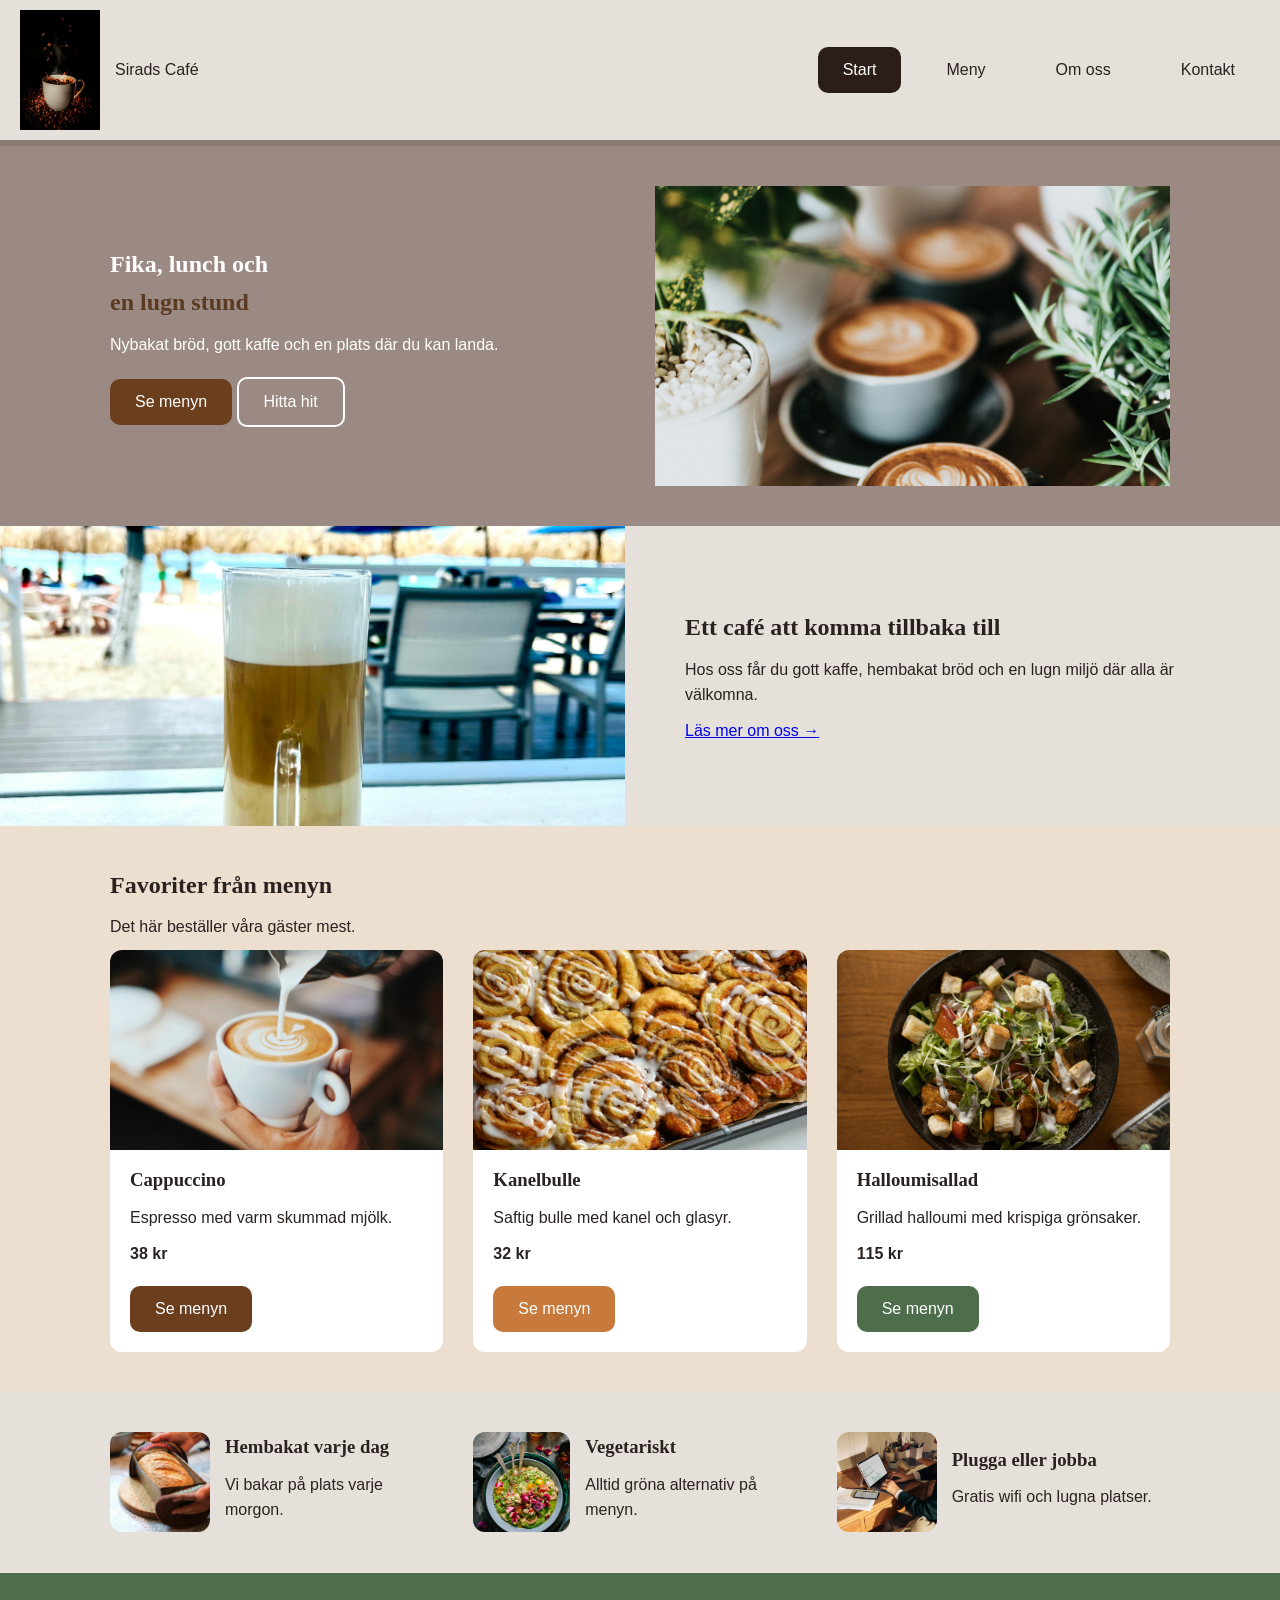
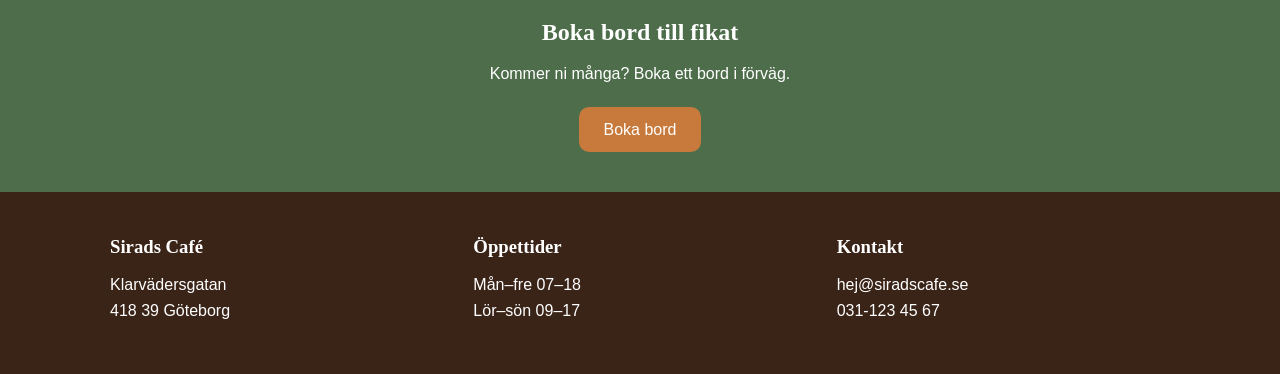
<file: index.html>
<!DOCTYPE html>
<!-- Sirads Café – Startsida.  Sirad Ahmed -->
<html lang="sv">

<head>
    <meta charset="UTF-8">
    <meta name="viewport" content="width=device-width, initial-scale=1.0">
    <title>Start | Sirads Café</title>
    <link rel="stylesheet" href="css/style.css">
</head>

<body>
    <!-- HEADER: logga, menyknapp och meny -->
    <header>
        <div class="header-inner">
            <a href="index.html" class="logo">
                <img src="Img/logo.jpg" alt="Sirads Café logotyp">
                <span>Sirads Café</span>
            </a>

             <!-- Knapp som öppnar och stänger menyn på mobil -->
            <button class="menu-toggle">☰ Meny</button>
            <nav class="menu">
                <ul>
                    <li><a href="index.html" class="active">Start</a></li>
                    <li><a href="meny.html">Meny</a></li>
                    <li><a href="om-oss.html">Om oss</a></li>
                    <li><a href="kontakt.html">Kontakt</a></li>
                </ul>
            </nav>
        </div>
    </header>

    <main>
        <!--HERO-->
        <section class="hero">
            <div class="container two-columns">
                <div>
                    <h1>Fika, lunch och <span>en lugn stund</span></h1>
                    <p>Nybakat bröd, gott kaffe och en plats där du kan landa.</p>
                    <a href="meny.html" class="btn brown">Se menyn</a>
                    <a href="kontakt.html" class="btn outline">Hitta hit</a>
                </div>
                <img src="Img/hero.jpg" alt="Kaffe bland gröna växter">
            </div>
        </section>
         <!-- OM CAFÉET -->
        <section class="about">
            <div class="two-columns">
                <img src="Img/cafe.jpg" alt="Kaffe på ett bord utomhus">
                <div class="about-text">
                    <h2>Ett café att komma tillbaka till</h2>
                    <p>Hos oss får du gott kaffe, hembakat bröd och en lugn miljö där alla är välkomna.</p>
                    <a href="om-oss.html">Läs mer om oss →</a>
                </div>
            </div>
        </section>
        <!-- FAVORITER -->
        <section class="favorites">
            <div class="container">
                <h2>Favoriter från menyn</h2>
                <p>Det här beställer våra gäster mest.</p>

                <div class="three-columns">
                    <div class="card">
                        <img src="Img/coppachino.jpg" alt="Cappuccino">
                        <h3>Cappuccino</h3>
                        <p>Espresso med varm skummad mjölk.</p>
                        <p class="price">38 kr</p>
                        <a href="meny.html" class="btn brown">Se menyn</a>
                    </div>
                    <div class="card">
                        <img src="Img/Kanelbulle.jpg" alt="Kanelbullar">
                        <h3>Kanelbulle</h3>
                        <p>Saftig bulle med kanel och glasyr.</p>
                        <p class="price">32 kr</p>
                        <a href="meny.html" class="btn orange">Se menyn</a>
                    </div>
                    <div class="card">
                        <img src="Img/Halloumisallad.jpg" alt="Halloumisallad">
                        <h3>Halloumisallad</h3>
                        <p>Grillad halloumi med krispiga grönsaker.</p>
                        <p class="price">115 kr</p>
                        <a href="meny.html" class="btn green">Se menyn</a>
                    </div>
                </div>
            </div>
        </section>
       <!-- FÖRDELAR -->
        <section class="fordelar">
            <div class="container fordel-container">
                <article class="fordel">
                    <img src="Img/hembakat.jpg" alt="Nybakat bröd">
                    <div>
                        <h3>Hembakat varje dag</h3>
                        <p>Vi bakar på plats varje morgon.</p>
                    </div>
                </article>
                <article class="fordel">
                    <img src="Img/veganskt.jpg" alt="Grön sallad">
                    <div>
                        <h3>Vegetariskt</h3>
                        <p>Alltid gröna alternativ på menyn.</p>
                    </div>
                </article>
                <article class="fordel">
                    <img src="Img/plugga.jpg" alt="Dator på ett cafébord">
                    <div>
                        <h3>Plugga eller jobba</h3>
                        <p>Gratis wifi och lugna platser.</p>
                    </div>
                </article>
            </div>
        </section>

        <!-- AVSLUTNING: boka bord -->
        <section class="avslutning">
            <div class="container">
                <h2>Boka bord till fikat</h2>
                <p>Kommer ni många? Boka ett bord i förväg.</p>
                <a href="kontakt.html" class="btn orange">Boka bord</a>
            </div>
        </section>

    </main>

    <!-- FOOTER -->
    <footer class="footer">
        <div class="container footer-container">
            <div class="footer-innehall">
                <h3>Sirads Café</h3>
                <p>Klarvädersgatan<br>418 39 Göteborg</p>
            </div>
            <div class="footer-innehall">
                <h3>Öppettider</h3>
                <p>Mån–fre 07–18<br>Lör–sön 09–17</p>
            </div>
            <div class="footer-innehall">
                <h3>Kontakt</h3>
                <ul class="kontakt-info">
                    <li>hej@siradscafe.se</li>
                    <li>031-123 45 67</li>
                </ul>
            </div>
        </div>
    </footer>
    <script src="js/main.js"></script>
</body>
</html>
</file>
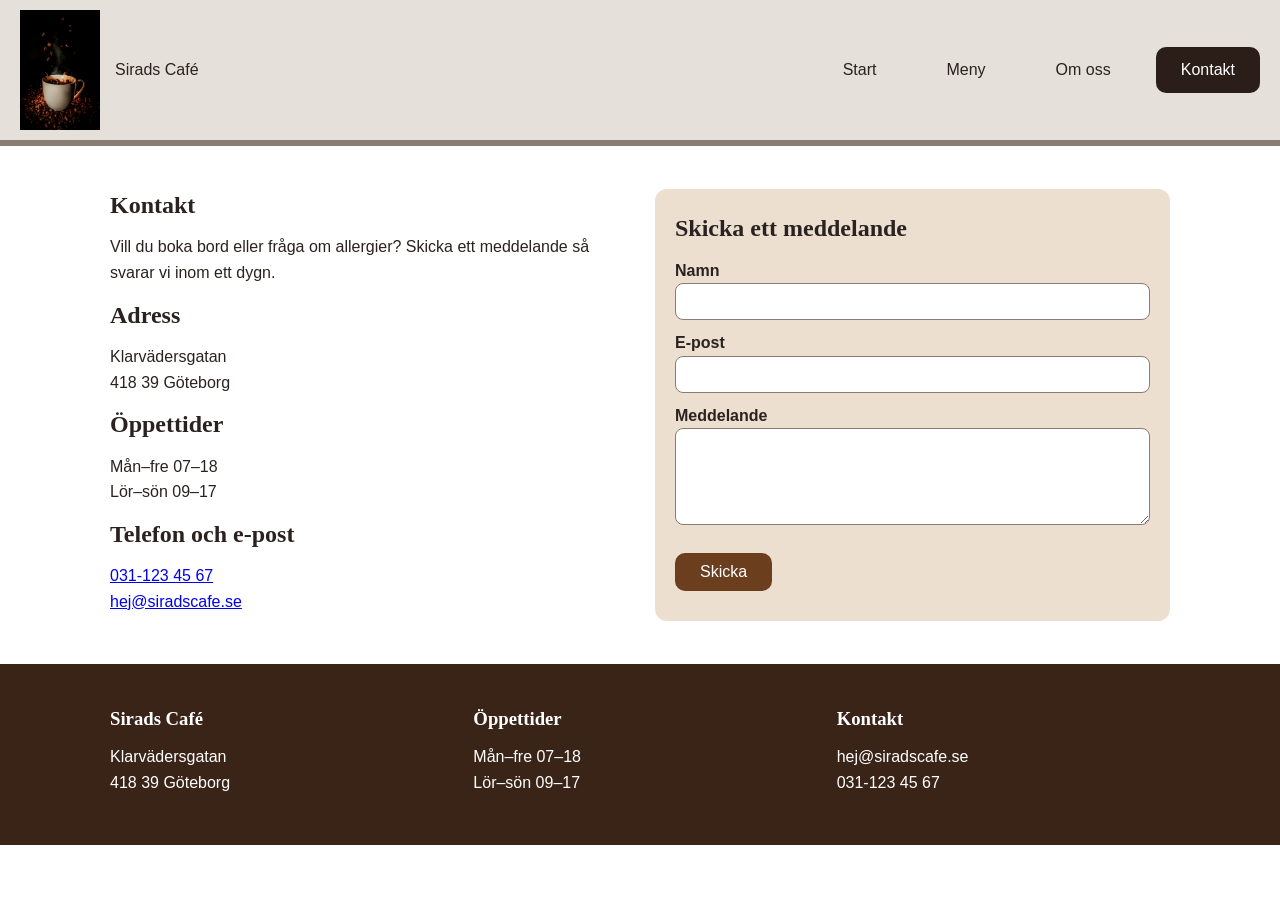
<file: kontakt.html>
<!DOCTYPE html>
<!-- Sirads Café – Kontakt.  Sirad Ahmed -->
<html lang="sv">

<head>
    <meta charset="UTF-8">
    <meta name="viewport" content="width=device-width, initial-scale=1.0">
    <title>Kontakt | Sirads Café</title>
    <link rel="stylesheet" href="css/style.css">
    <script src="js/main.js" defer></script>
</head>

<body>
    <!-- HEADER: logga, menyknapp och meny -->
    <header>
        <div class="header-inner">
            <a href="index.html" class="logo">
                <img src="Img/logo.jpg" alt="Sirads Café logotyp">
                <span>Sirads Café</span>
            </a>

            <!-- Knapp som öppnar och stänger menyn på mobil -->
            <button class="menu-toggle">☰ Meny</button>

            <nav class="menu">
                <ul>
                    <li><a href="index.html">Start</a></li>
                    <li><a href="meny.html">Meny</a></li>
                    <li><a href="om-oss.html">Om oss</a></li>
                    <li><a href="kontakt.html" class="active">Kontakt</a></li>
                </ul>
            </nav>
        </div>
    </header>

    <main>
        <section class="sidansinnehall">
            <div class="container two-columns kontakt">

                <!-- KONTAKTUPPGIFTER -->
                <div>
                    <h1>Kontakt</h1>
                    <p>Vill du boka bord eller fråga om allergier? Skicka ett meddelande så svarar vi inom ett dygn.</p>

                    <h2>Adress</h2>
                    <p>Klarvädersgatan<br>418 39 Göteborg</p>

                    <h2>Öppettider</h2>
                    <p>Mån–fre 07–18<br>Lör–sön 09–17</p>

                    <h2>Telefon och e-post</h2>
                    <p><a href="tel:0311234567">031-123 45 67</a><br>
                       <a href="mailto:hej@siradscafe.se">hej@siradscafe.se</a></p>
                </div>

                <form id="kontaktformular" class="kontaktformular">
                    <h2>Skicka ett meddelande</h2>

                    <label for="namn">Namn</label>
                    <input type="text" id="namn" name="namn">
                    <p class="felmeddelande" id="namn-fel"></p>

                    <label for="epost">E-post</label>
                    <input type="text" id="epost" name="epost">
                    <p class="felmeddelande" id="epost-fel"></p>

                    <label for="meddelande">Meddelande</label>
                    <textarea id="meddelande" name="meddelande" rows="5"></textarea>
                    <p class="felmeddelande" id="meddelande-fel"></p>

                    <button type="submit" class="btn brown">Skicka</button>

                    <p class="tack-text" id="tack-meddelande"></p>
                </form>

            </div>
        </section>
    </main>

    <!-- FOOTER -->
    <footer class="footer">
        <div class="container footer-container">
            <div class="footer-innehall">
                <h3>Sirads Café</h3>
                <p>Klarvädersgatan<br>418 39 Göteborg</p>
            </div>
            <div class="footer-innehall">
                <h3>Öppettider</h3>
                <p>Mån–fre 07–18<br>Lör–sön 09–17</p>
            </div>
            <div class="footer-innehall">
                <h3>Kontakt</h3>
                <ul class="kontakt-info">
                    <li>hej@siradscafe.se</li>
                    <li>031-123 45 67</li>
                </ul>
            </div>
        </div>
    </footer>

</body>
</html>
</file>
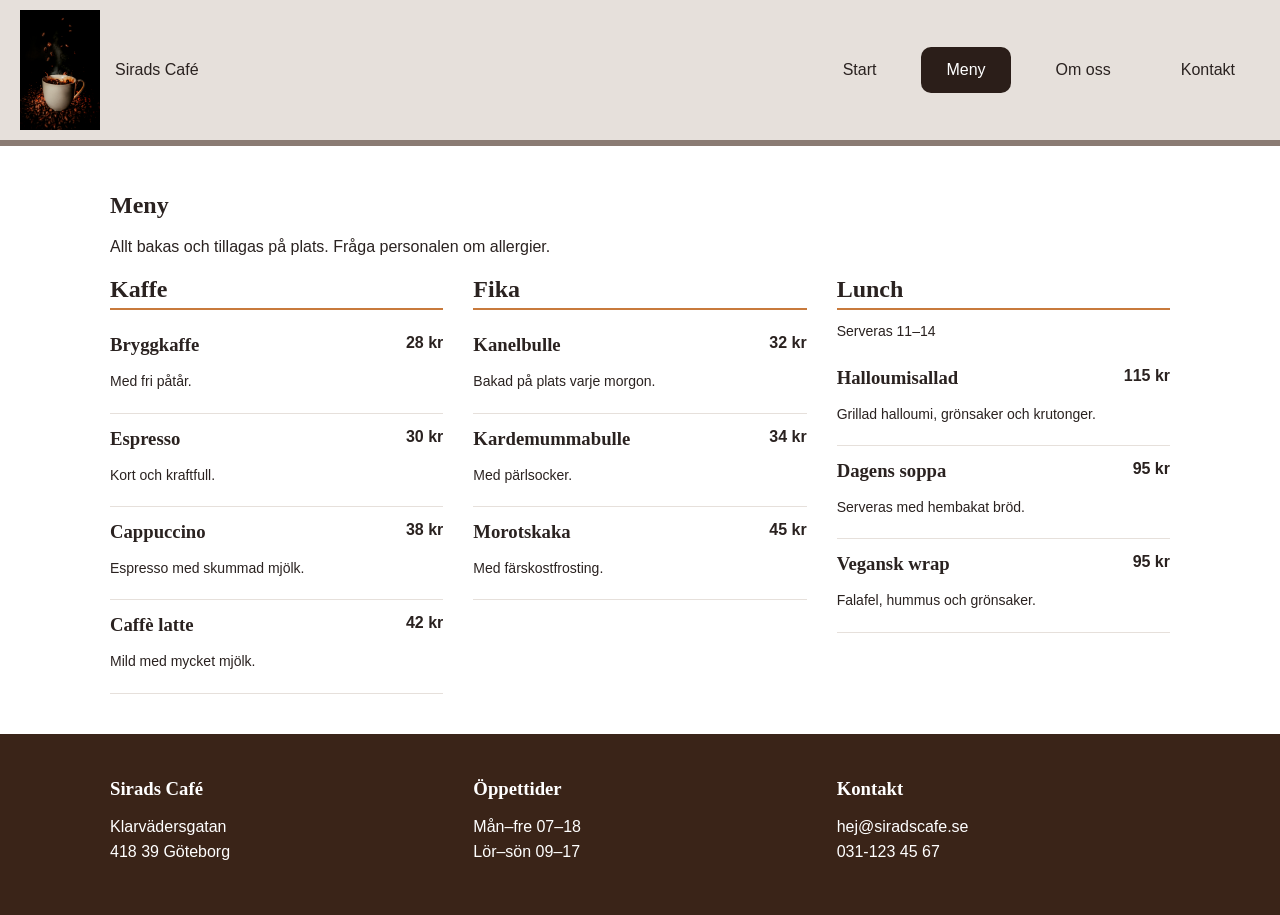
<file: meny.html>
<!DOCTYPE html>
<!-- Sirads Café – Meny.  Sirad Ahmed -->
<html lang="sv">

<head>
    <meta charset="UTF-8">
    <meta name="viewport" content="width=device-width, initial-scale=1.0">
    <title>Meny | Sirads Café</title>
    <link rel="stylesheet" href="css/style.css">
</head>
<body>
    <!-- HEADER: logga, menyknapp och meny -->
    <header>
        <div class="header-inner">
            <a href="index.html" class="logo">
                <img src="Img/logo.jpg" alt="Sirads Café logotyp">
                <span>Sirads Café</span>
            </a>

             <!-- Knapp som öppnar och stänger menyn på mobil -->
            <button class="menu-toggle">☰ Meny</button>

            <nav class="menu">
                <ul>
                    <li><a href="index.html">Start</a></li>
                    <li><a href="meny.html" class="active">Meny</a></li>
                    <li><a href="om-oss.html">Om oss</a></li>
                    <li><a href="kontakt.html">Kontakt</a></li>
                </ul>
            </nav>
        </div>
    </header>

    <main>
        <section class="sidansinnehall">
            <div class="container">
                <h1>Meny</h1>
                <p>Allt bakas och tillagas på plats. Fråga personalen om allergier.</p>

                <div class="three-columns meny">

                    <div>
                        <h2>Kaffe</h2>
                        <ul class="meny-lista">
                            <li>
                                <div>
                                    <h3>Bryggkaffe</h3>
                                    <p>Med fri påtår.</p>
                                </div>
                                <span class="pris">28 kr</span>
                            </li>
                            <li>
                                <div>
                                    <h3>Espresso</h3>
                                    <p>Kort och kraftfull.</p>
                                </div>
                                <span class="pris">30 kr</span>
                            </li>
                            <li>
                                <div>
                                    <h3>Cappuccino</h3>
                                    <p>Espresso med skummad mjölk.</p>
                                </div>
                                <span class="pris">38 kr</span>
                            </li>
                            <li>
                                <div>
                                    <h3>Caffè latte</h3>
                                    <p>Mild med mycket mjölk.</p>
                                </div>
                                <span class="pris">42 kr</span>
                            </li>
                        </ul>
                    </div>

                    <!-- FIKA -->
                    <div>
                        <h2>Fika</h2>
                        <ul class="meny-lista">
                            <li>
                                <div>
                                    <h3>Kanelbulle</h3>
                                    <p>Bakad på plats varje morgon.</p>
                                </div>
                                <span class="pris">32 kr</span>
                            </li>
                            <li>
                                <div>
                                    <h3>Kardemummabulle</h3>
                                    <p>Med pärlsocker.</p>
                                </div>
                                <span class="pris">34 kr</span>
                            </li>
                            <li>
                                <div>
                                    <h3>Morotskaka</h3>
                                    <p>Med färskostfrosting.</p>
                                </div>
                                <span class="pris">45 kr</span>
                            </li>
                        </ul>
                    </div>
                    <div>
                        <h2>Lunch</h2>
                        <p class="liten-text">Serveras 11–14</p>
                        <ul class="meny-lista">
                            <li>
                                <div>
                                    <h3>Halloumisallad</h3>
                                    <p>Grillad halloumi, grönsaker och krutonger.</p>
                                </div>
                                <span class="pris">115 kr</span>
                            </li>
                            <li>
                                <div>
                                    <h3>Dagens soppa</h3>
                                    <p>Serveras med hembakat bröd.</p>
                                </div>
                                <span class="pris">95 kr</span>
                            </li>
                            <li>
                                <div>
                                    <h3>Vegansk wrap</h3>
                                    <p>Falafel, hummus och grönsaker.</p>
                                </div>
                                <span class="pris">95 kr</span>
                            </li>
                        </ul>
                    </div>

                </div>
            </div>
        </section>
    </main>

    <!-- FOOTER -->
    <footer class="footer">
        <div class="container footer-container">
            <div class="footer-innehall">
                <h3>Sirads Café</h3>
                <p>Klarvädersgatan<br>418 39 Göteborg</p>
            </div>
            <div class="footer-innehall">
                <h3>Öppettider</h3>
                <p>Mån–fre 07–18<br>Lör–sön 09–17</p>
            </div>
            <div class="footer-innehall">
                <h3>Kontakt</h3>
                <ul class="kontakt-info">
                    <li>hej@siradscafe.se</li>
                    <li>031-123 45 67</li>
                </ul>
            </div>
        </div>
    </footer>

    <!-- JavaScript -->
    <script src="js/main.js"></script>
</body>
</html>
</file>
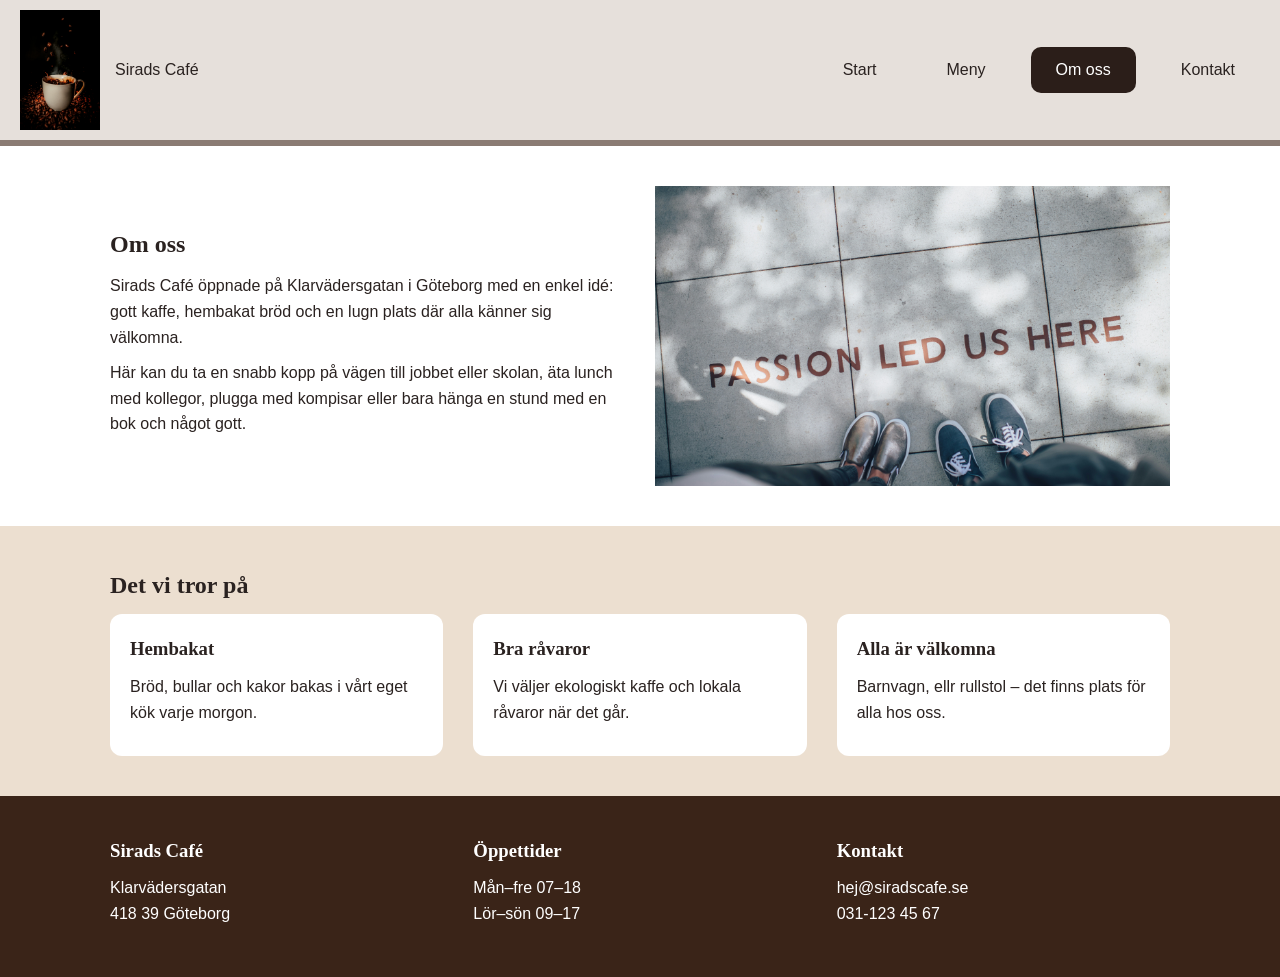
<file: om-oss.html>
<!DOCTYPE html>
<!-- Sirads Café – Om oss.  Sirad Ahmed -->
<html lang="sv">

<head>
    <meta charset="UTF-8">
    <meta name="viewport" content="width=device-width, initial-scale=1.0">
    <title>Om oss | Sirads Café</title>
    <link rel="stylesheet" href="css/style.css">
    <script src="js/main.js" defer></script>
</head>

<body>
    <!-- HEADER: logga, menyknapp och meny -->
    <header>
        <div class="header-inner">
            <a href="index.html" class="logo">
                <img src="Img/logo.jpg" alt="Sirads Café logotyp">
                <span>Sirads Café</span>
            </a>

            <!-- Knapp som öppnar och stänger menyn på mobil -->
            <button class="menu-toggle">☰ Meny</button>

            <nav class="menu">
                <ul>
                    <li><a href="index.html">Start</a></li>
                    <li><a href="meny.html">Meny</a></li>
                    <li><a href="om-oss.html" class="active">Om oss</a></li>
                    <li><a href="kontakt.html">Kontakt</a></li>
                </ul>
            </nav>
        </div>
    </header>

    <main>

        <section class="sidansinnehall">
            <div class="container two-columns">
                <div>
                    <h1>Om oss</h1>
                    <p>Sirads Café öppnade på Klarvädersgatan i Göteborg med en enkel idé: gott kaffe, hembakat bröd och
                        en lugn plats där alla känner sig välkomna.</p>
                    <p>Här kan du ta en snabb kopp på vägen till jobbet eller skolan, äta lunch med kollegor, plugga med
                        kompisar
                        eller bara hänga en stund med en bok och något gott.</p>
                </div>
                <img src="Img/om-oss.jpg"
                    alt="Texten Passion led us here målad på en trottoar, med två par skor i bildens nederkant">
            </div>
        </section>
        <section class="varderingar">
            <div class="container">
                <h2>Det vi tror på</h2>
                <div class="three-columns">
                    <div class="vardering">
                        <h3>Hembakat</h3>
                        <p>Bröd, bullar och kakor bakas i vårt eget kök varje morgon.</p>
                    </div>
                    <div class="vardering">
                        <h3>Bra råvaror</h3>
                        <p>Vi väljer ekologiskt kaffe och lokala råvaror när det går.</p>
                    </div>
                    <div class="vardering">
                        <h3>Alla är välkomna</h3>
                        <p>Barnvagn, ellr rullstol – det finns plats för alla hos oss.</p>
                    </div>
                </div>
            </div>
        </section>

    </main>

    <!-- FOOTER -->
    <footer class="footer">
        <div class="container footer-container">
            <div class="footer-innehall">
                <h3>Sirads Café</h3>
                <p>Klarvädersgatan<br>418 39 Göteborg</p>
            </div>
            <div class="footer-innehall">
                <h3>Öppettider</h3>
                <p>Mån–fre 07–18<br>Lör–sön 09–17</p>
            </div>
            <div class="footer-innehall">
                <h3>Kontakt</h3>
                <ul class="kontakt-info">
                    <li>hej@siradscafe.se</li>
                    <li>031-123 45 67</li>
                </ul>
            </div>
        </div>
    </footer>

</body>

</html>
</file>
<file: css/style.css>
/* Sirads Café  */

* {
    box-sizing: border-box;
    margin: 0;
    padding: 0;
}

body {
    font-family: Arial, sans-serif;
    color: #2a2220;
    line-height: 1.6;
}

h1, h2, h3 {
    font-family: Georgia, serif;
    margin-bottom: 10px;
}

p {
    margin-bottom: 10px;
}

img {
    max-width: 100%;
    display: block;
}

.container {
    max-width: 1100px;
    margin: 0 auto;
    padding: 0 20px;
}

.two-columns,
.three-columns,
.fordel-container,
.footer-container {
    display: grid;
    gap: 30px;
}

.two-columns {
    align-items: center;
}

header, .about, .fordelar {
    background-color: #e6e0db;
}

.favorites, .varderingar, .kontaktformular {
    background-color: #ecdfd0;
}
.hero, .favorites, .fordelar, .avslutning,
.sidansinnehall, .varderingar, .footer {
    padding: 40px 0;
}
.hero img, .about img, .card img,
.sidansinnehall img, .varderingar img {
    width: 100%;
    height: 300px;
    object-fit: cover;
}
.btn {
    display: inline-block;
    padding: 10px 25px;
    border: none;
    border-radius: 10px;
    color: white;
    text-decoration: none;
    font-size: 16px;
    margin-top: 10px;
}

.brown  { background-color: #6b3f1d; }
.orange { background-color: #c87a3c; }
.green  { background-color: #4e6e4b; }
.outline { border: 2px solid white; }

header {
    border-bottom: 6px solid #8a7b73;
}

.header-inner {
    display: flex;
    flex-wrap: wrap;
    justify-content: space-between;
    align-items: center;
    padding: 10px 20px;
}

.logo {
    display: flex;
    align-items: center;
    gap: 15px;
    color: #2a2220;
    text-decoration: none;
}

.logo img {
    width: 80px;
}

.menu-toggle {
    background-color: #2b1e19;
    color: white;
    border: none;
    border-radius: 10px;
    padding: 10px 20px;
    font-size: 16px;
}

.menu {
    display: none;
    width: 100%;
}

.menu.open {
    display: block;
}

.menu ul {
    list-style: none;
    text-align: center;
}

.menu a {
    display: block;
    padding: 10px;
    border-radius: 10px;
    color: #2a2220;
    text-decoration: none;
}

.menu a.active {
    background-color: #2b1e19;
    color: white;
}

/* ---------- Startsidan ---------- */
.hero {
    background-color: #9b8a83;
    color: white;
}

.hero h1 span {
    display: block;
    color: #5b3a22;
}

.about-text {
    padding: 30px;
}

.card, .vardering {
    background-color: white;
    border-radius: 12px;
    padding-bottom: 20px;
}

.card img {
    height: 200px;
    border-radius: 12px 12px 0 0;
    margin-bottom: 15px;
}

.card h3, .card p, .card .btn {
    margin-left: 20px;
    margin-right: 20px;
}

.price, .pris {
    font-weight: bold;
}

.fordel {
    display: flex;
    align-items: center;
    gap: 15px;
}

.fordel img {
    width: 100px;
    height: 100px;
    object-fit: cover;
    border-radius: 12px;
}

.avslutning {
    background-color: #4e6e4b;
    color: white;
    text-align: center;
}

/* ---------- Menysidan ---------- */
.meny h2 {
    border-bottom: 2px solid #c87a3c;
}

.meny-lista {
    list-style: none;
}

/* Namn till vänster, pris till höger */
.meny-lista li {
    display: flex;
    justify-content: space-between;
    padding: 10px 0;
    border-bottom: 1px solid #e6e0db;
}

.meny-lista p, .liten-text {
    font-size: 14px;
}

/* ---------- Om oss ---------- */
.vardering {
    padding: 20px;
}

/* ---------- Kontaktsidan ---------- */
.kontaktformular {
    padding: 20px;
    border-radius: 12px;
}

.kontaktformular label {
    display: block;
    font-weight: bold;
    margin-top: 10px;
}

.kontaktformular input,
.kontaktformular textarea {
    width: 100%;
    padding: 10px;
    border: 1px solid #8a7b73;
    border-radius: 8px;
}

.felmeddelande {
    color: red;
    font-size: 14px;
}

.tack-text {
    color: green;
    font-weight: bold;
}

/* ---------- Footer ---------- */
.footer {
    background-color: #3a2418;
    color: white;
}

.kontakt-info {
    list-style: none;
}

@media (min-width: 768px) {
    .two-columns {
        grid-template-columns: 1fr 1fr;
    }

    .three-columns,
    .fordel-container,
    .footer-container {
        grid-template-columns: 1fr 1fr 1fr;
    }

    /* Knappen döljs och menyn syns på dator */
    .menu-toggle {
        display: none;
    }

    .menu {
        display: block;
        width: auto;
    }

    /* Länkarna bredvid varandra */
    .menu ul {
        display: flex;
        gap: 20px;
    }

    .menu a {
        padding: 10px 25px;
    }
}
</file>
